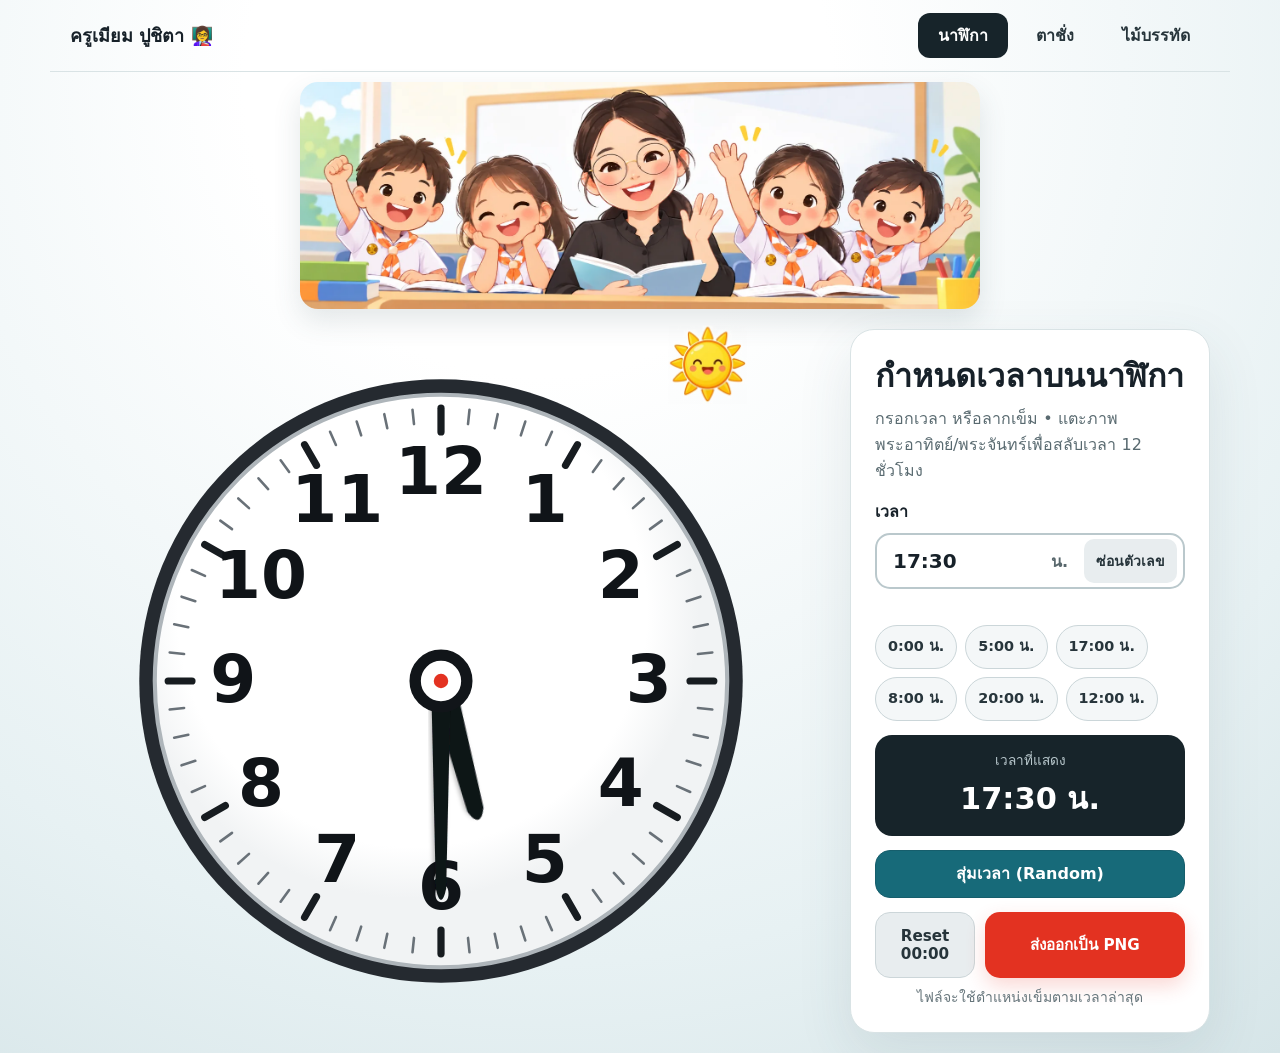
<file: index.html>
<!doctype html>
<html lang="th">
<head>
  <meta charset="utf-8">
  <meta name="viewport" content="width=device-width,initial-scale=1">
  <title>นาฬิกากำหนดเวลา</title>
  <meta name="description" content="นาฬิกาแบบโต้ตอบ กรอกเวลาแล้วเข็มเปลี่ยนตามทันที">
  <link rel="icon" type="image/svg+xml" href="data:image/svg+xml,%3Csvg xmlns='http://www.w3.org/2000/svg' viewBox='0 0 64 64'%3E%3Ccircle cx='32' cy='32' r='28' fill='white' stroke='%231a242b' stroke-width='5'/%3E%3Cpath d='M32 13v20l14 8' fill='none' stroke='%23e33221' stroke-width='5' stroke-linecap='round'/%3E%3C/svg%3E">
  <style>
    :root{font-family:"Noto Sans Thai","Tahoma",system-ui,sans-serif;color:#172129;background:#eef4f6}
    *{box-sizing:border-box}
    body{margin:0;min-height:100vh;background:radial-gradient(circle at 42% 8%,#fff 0 24%,#e7f1f3 72%,#d6e5e8 100%)}
    main{width:min(1120px,100%);min-height:100vh;margin:auto;padding:28px;display:grid;grid-template-columns:minmax(420px,680px) minmax(285px,350px);gap:42px;align-items:center}
    .clock-wrap{position:relative;width:min(100%,650px);margin:auto}
    .clock-wrap::after{content:"";position:absolute;z-index:1;left:0;right:0;bottom:0;height:7%;background:#fff;pointer-events:none}
    .clock-image{position:relative;z-index:0;display:block;width:100%;height:auto;user-select:none;-webkit-user-drag:none}
    .clock-face{overflow:visible;position:absolute;z-index:2;left:7.75%;top:5.25%;width:89.5%;aspect-ratio:1;touch-action:none}
    #hourHand,#minuteHand{cursor:grab}
    .clock-face.dragging #hourHand,.clock-face.dragging #minuteHand{cursor:grabbing}
    .panel{background:#fff;border:1px solid #d9e3e5;border-radius:24px;padding:28px;box-shadow:0 20px 55px #39535b1c}
    h1{margin:0 0 8px;font-size:clamp(1.6rem,3vw,2.15rem);line-height:1.25}
    .hint{margin:0 0 22px;color:#596a70;line-height:1.6}
    label{display:block;font-weight:800;margin-bottom:9px}
    .input-row{display:flex;align-items:center;border:2px solid #bac8cc;border-radius:15px;overflow:hidden;background:#fff;transition:.2s}
    .input-row:focus-within{border-color:#e33221;box-shadow:0 0 0 4px #e3322118}
    input{width:100%;border:0;outline:0;padding:14px 8px 14px 16px;font:800 1.3rem/1 system-ui;background:transparent;color:#172129}
    .unit{padding:0 16px;color:#58676c;font-weight:800}
    .error{min-height:24px;margin:8px 0 2px;color:#bd2418;font-size:.88rem;line-height:1.45}
    .error.ok{color:#28724c}
    .examples{display:flex;gap:8px;flex-wrap:wrap;margin:4px 0 20px}
    .examples button{border:1px solid #cbd6d9;background:#f4f7f8;color:#27353b;border-radius:99px;padding:7px 12px;font-family:inherit;font-size:.9rem;font-weight:700;line-height:1.2;cursor:pointer}
    .examples button:hover{border-color:#e33221;color:#c7281b;background:#fff6f5}
    .reading{padding:18px;border-radius:17px;background:#17242a;color:#fff;text-align:center}
    .reading span{display:block;font-size:.85rem;color:#b9c8cd;margin-bottom:3px}
    .reading strong{font-size:2rem;font-variant-numeric:tabular-nums}
    .actions{display:grid;grid-template-columns:1fr 2fr;gap:10px;margin-top:14px}
    .reset-btn,.export-btn{border:0;border-radius:15px;padding:14px 12px;font-family:inherit;font-size:.95rem;font-weight:800;cursor:pointer}
    .reset-btn{background:#e8edef;color:#26343a;border:1px solid #ccd6d9}
    .reset-btn:hover{background:#dce4e7}
    .export-btn{background:#e33221;color:#fff;box-shadow:0 8px 20px #e3322130}
    .export-btn:disabled{opacity:.65;cursor:wait}
    .export-note{margin:9px 0 0;text-align:center;color:#65747a;font-size:.82rem;line-height:1.45}
    @media(max-width:820px){main{grid-template-columns:1fr;padding:16px;gap:16px}.clock-wrap{max-width:620px}.panel{padding:22px}}
  </style>
  <link rel="stylesheet" href="navigation.css?v=3">
<style>
.site-banner{width:min(680px,calc(100% - 32px));margin:10px auto 0;overflow:hidden;border-radius:18px;box-shadow:0 12px 28px #39535b24}
.site-banner img{display:block;width:100%;height:auto}
main{min-height:calc(100svh - 320px)}
@media(max-width:699px){main{min-height:0}}
</style>
<style>
.value-toggle,.unit-toggle{flex-shrink:0;min-height:44px;border:0;border-radius:10px;padding:8px 12px;background:#e8edef;color:#26343a;font:700 14px Tahoma,system-ui,sans-serif;cursor:pointer}
.input-row{position:relative}.value-toggle{margin-right:6px}.unit-toggle{margin-right:6px}
body.values-hidden .input-row input,body.values-hidden .reading strong{visibility:hidden}
body.values-hidden .input-row::before{content:"ซ่อนค่าอยู่";position:absolute;left:16px;color:#65747a;font-size:16px;pointer-events:none}
body.values-hidden .reading::after{content:"ซ่อนค่าอยู่";display:block;font-size:20px}
body.values-hidden .reading strong{display:none}
body.values-hidden #error{visibility:hidden}
</style></head>
<body>
<nav class="site-nav" aria-label="เลือกเครื่องมือ"><span class="site-brand">ครูเมียม ปูชิตา 👩‍🏫</span><div class="site-links"><a href="index.html" aria-current="page">นาฬิกา</a><a href="fish-scale.html">ตาชั่ง</a><a href="ruler.html">ไม้บรรทัด</a></div></nav>
  <div class="site-banner"><img src="assets/classroom-banner.webp" alt="คุณครูกำลังสอนนักเรียนในห้องเรียน" decoding="async"></div>
  <main>
    <div class="clock-wrap" aria-label="นาฬิกาเข็ม">
      <svg class="clock-face" id="clock" viewBox="0 0 600 600" role="group" aria-label="หน้าปัดนาฬิกาที่เข็มปรับตามเวลาที่กรอก">
        <defs>
          <radialGradient id="face" cx="45%" cy="38%"><stop offset="0" stop-color="#fff"/><stop offset=".82" stop-color="#fff"/><stop offset="1" stop-color="#f1f3f4"/></radialGradient>
          <filter id="handShadow"><feDropShadow dx="2" dy="3" stdDeviation="2" flood-opacity=".28"/></filter>
        </defs>
        <circle cx="300" cy="300" r="292" fill="#252a30"/>
        <circle cx="300" cy="300" r="277" fill="url(#face)" stroke="#aeb5ba" stroke-width="4"/>
        <g id="ticks"></g><g id="numbers"></g>
        <g id="dayNight" role="button" tabindex="0" aria-label="สลับกลางวันหรือกลางคืน" style="cursor:pointer;touch-action:manipulation">
          <title>แตะภาพเพื่อสลับเวลา 12 ชั่วโมง</title>
          <image id="sunImage" x="520" y="-44" width="76" height="76" href="[data-uri]"/>
          <image id="moonImage" x="520" y="-44" width="76" height="76" href="[data-uri]" visibility="hidden"/>
        </g>
        <g id="hourHand" transform="rotate(0 300 300)" filter="url(#handShadow)">
          <path d="M300 320 L300 154" fill="none" stroke="transparent" stroke-width="46" pointer-events="stroke"/>
          <path d="M286 320 L292 171 Q300 151 308 171 L314 320 Z" fill="#111519"/>
        </g>
        <g id="minuteHand" transform="rotate(0 300 300)" filter="url(#handShadow)">
          <path d="M300 320 L300 79" fill="none" stroke="transparent" stroke-width="40" pointer-events="stroke"/>
          <path d="M290 320 L295 99 Q300 77 305 99 L310 320 Z" fill="#111519"/>
        </g>
        <circle cx="300" cy="300" r="25" fill="#fff" stroke="#111519" stroke-width="11"/>
        <circle cx="300" cy="300" r="7" fill="#e33221"/>
      </svg>
    </div>

    <section class="panel">
      <h1>กำหนดเวลาบนนาฬิกา</h1>
      <p class="hint">กรอกเวลา หรือลากเข็ม • แตะภาพพระอาทิตย์/พระจันทร์เพื่อสลับเวลา 12 ชั่วโมง</p>
      <label for="timeInput">เวลา</label>
      <div class="input-row">
        <input id="timeInput" type="text" value="17:30" placeholder="เช่น 17:30" inputmode="decimal" autocomplete="off" aria-describedby="error">
        <span class="unit">น.</span><button class="value-toggle" id="toggleValue" type="button" aria-pressed="false" aria-label="ซ่อนหรือแสดงตัวเลขเวลา">ซ่อนตัวเลข</button>
      </div>
      <div id="error" class="error" role="status"></div>
      <div class="examples" aria-label="เวลาตัวอย่าง">
<button type="button" data-time="0:00">0:00 น.</button>
<button type="button" data-time="5:00">5:00 น.</button>
<button type="button" data-time="17:00">17:00 น.</button>
<button type="button" data-time="8:00">8:00 น.</button>
<button type="button" data-time="20:00">20:00 น.</button>
<button type="button" data-time="12:00">12:00 น.</button>
      </div>
      <div class="reading"><span>เวลาที่แสดง</span><strong id="reading">17:30 น.</strong></div>
      <button class="random-btn" id="random" type="button">สุ่มเวลา (Random)</button>
      <div class="actions">
        <button class="reset-btn" id="reset" type="button">Reset 00:00</button>
        <button class="export-btn" id="export" type="button">ส่งออกเป็น PNG</button>
      </div>
      <p class="export-note" id="exportStatus">ไฟล์จะใช้ตำแหน่งเข็มตามเวลาล่าสุด</p>
    </section>
  </main>

  <script>
    const NS='http://www.w3.org/2000/svg',ticks=document.querySelector('#ticks'),numbers=document.querySelector('#numbers');
    const point=(radius,angle)=>{const a=(angle-90)*Math.PI/180;return[300+radius*Math.cos(a),300+radius*Math.sin(a)]};
    for(let i=0;i<60;i++){
      const angle=i*6,major=i%5===0,[x1,y1]=point(major?241:250,angle),[x2,y2]=point(264,angle),line=document.createElementNS(NS,'line');
      Object.entries({x1,y1,x2,y2,stroke:major?'#171c20':'#697178','stroke-width':major?7:2.5,'stroke-linecap':'round'}).forEach(([k,v])=>line.setAttribute(k,v));ticks.append(line);
    }
    for(let n=1;n<=12;n++){
      const [x,y]=point(201,n*30),text=document.createElementNS(NS,'text');
      Object.entries({x,y:y+20,'text-anchor':'middle','font-size':64,'font-weight':800,fill:'#101418'}).forEach(([k,v])=>text.setAttribute(k,v));text.textContent=n;numbers.append(text);
    }
    const clock=document.querySelector('#clock'),input=document.querySelector('#timeInput'),reading=document.querySelector('#reading'),error=document.querySelector('#error'),hourHand=document.querySelector('#hourHand'),minuteHand=document.querySelector('#minuteHand'),dayNight=document.querySelector('#dayNight'),resetButton=document.querySelector('#reset'),exportButton=document.querySelector('#export'),exportStatus=document.querySelector('#exportStatus');
    const visibilityButton=document.querySelector('#toggleValue');
    visibilityButton.addEventListener('click',()=>{
      const hidden=document.body.classList.toggle('values-hidden');
      visibilityButton.setAttribute('aria-pressed',String(hidden));
      visibilityButton.textContent=hidden?'แสดงตัวเลข':'ซ่อนตัวเลข';
      input.tabIndex=hidden?-1:0;
      input.setAttribute('aria-hidden',String(hidden));
      reading.setAttribute('aria-hidden',String(hidden));
    });
    let current={hours:17,minutes:30,label:'17:30'};
    function parseTime(value){
      const cleaned=String(value).trim().replace(/\s*น\.?\s*$/i,'').replace(/\s+/g,'');
      const match=cleaned.match(/^(\d{1,2})(?:[.:](\d{1,3}))?$/);if(!match)return null;
      const total=Number(match[1])*60+Number(match[2]||0);if(!Number.isFinite(total))return null;
      const day=((total%1440)+1440)%1440,hours=Math.floor(day/60),minutes=day%60;
      return{hours,minutes,label:`${String(hours).padStart(2,'0')}:${String(minutes).padStart(2,'0')}`};
    }
    function applyTime(parsed,animate=true){
      current=parsed;const hourAngle=(parsed.hours%12)*30+parsed.minutes*.5,minuteAngle=parsed.minutes*6;
      hourHand.setAttribute('transform',`rotate(${hourAngle} 300 300)`);minuteHand.setAttribute('transform',`rotate(${minuteAngle} 300 300)`);
      [hourHand,minuteHand].forEach(hand=>{hand.style.transformOrigin='300px 300px';hand.style.transition=animate?'transform .5s cubic-bezier(.2,.8,.2,1)':'none'});
      hourHand.style.transform=`rotate(${hourAngle}deg)`;minuteHand.style.transform=`rotate(${minuteAngle}deg)`;
      const isDay=parsed.hours>=6&&parsed.hours<18;
      document.querySelector('#sunImage').setAttribute('visibility',isDay?'visible':'hidden');
      document.querySelector('#moonImage').setAttribute('visibility',isDay?'hidden':'visible');
      dayNight.setAttribute('aria-label',isDay?'กลางวัน: กดเปลี่ยนเป็นกลางคืน (สลับ 12 ชั่วโมง)':'กลางคืน: กดเปลี่ยนเป็นกลางวัน (สลับ 12 ชั่วโมง)');
      reading.textContent=`${parsed.label} น.`;
    }
    function toggleDayNight(){
      const hours=(current.hours+12)%24,minutes=current.minutes;
      const label=String(hours).padStart(2,'0')+':'+String(minutes).padStart(2,'0');
      input.value=label;applyTime({hours,minutes,label},false);
      error.textContent='';
    }
    dayNight.addEventListener('click',toggleDayNight);
    dayNight.addEventListener('keydown',event=>{
      if(event.key==='Enter'||event.key===' '){event.preventDefault();toggleDayNight()}
    });
    function showTime(value){
      const parsed=parseTime(value);error.classList.remove('ok');if(!parsed){error.textContent='กรุณากรอกเวลาในรูปแบบ hh:mm เช่น 17:30';return false}
      applyTime(parsed);
      const rawMinutes=Number(String(value).replace(/.*[.:]/,''));error.textContent=rawMinutes>=60?`ปรับเวลาเป็น ${parsed.label} น. โดยอัตโนมัติ`:'';return true;
    }
    input.addEventListener('input',e=>showTime(e.target.value));
    input.addEventListener('blur',()=>{if(showTime(input.value))input.value=current.label});
    document.querySelectorAll('[data-time]').forEach(button=>button.addEventListener('click',()=>{input.value=button.dataset.time;showTime(input.value)}));
    resetButton.addEventListener('click',()=>{
      const reset={hours:0,minutes:0,label:'00:00'};input.value='00:00';applyTime(reset);error.classList.add('ok');error.textContent='รีเซ็ตนาฬิกาเป็น 00:00 น. แล้ว';
    });
    document.querySelector('#random').addEventListener('click',()=>{
      const total=(current.hours*60+current.minutes+1+Math.floor(Math.random()*1439))%1440;
      const hours=Math.floor(total/60),minutes=total%60;
      const label=String(hours).padStart(2,'0')+':'+String(minutes).padStart(2,'0');
      input.value=label;applyTime({hours,minutes,label});
      error.classList.remove('ok');error.textContent='';
    });
    let dragging=null;
    function pointerAngle(event){
      const rect=clock.getBoundingClientRect(),x=(event.clientX-rect.left)/rect.width*600,y=(event.clientY-rect.top)/rect.height*600;
      return(Math.atan2(y-300,x-300)*180/Math.PI+90+360)%360;
    }
    function updateFromHand(type,angle){
      let hours=current.hours,minutes=current.minutes;
      if(type==='minute'){
        const delta=(angle-dragging.lastAngle+540)%360-180;
        dragging.totalMinutes+=delta/6;dragging.lastAngle=angle;
        const total=((Math.round(dragging.totalMinutes)%1440)+1440)%1440;
        hours=Math.floor(total/60);minutes=total%60;
      }
      else{const minutesInHalfDay=Math.round(angle*2)%720,halfDay=current.hours>=12?12:0;hours=halfDay+Math.floor(minutesInHalfDay/60);minutes=minutesInHalfDay%60}
      const parsed={hours,minutes,label:`${String(hours).padStart(2,'0')}:${String(minutes).padStart(2,'0')}`};
      applyTime(parsed,false);input.value=parsed.label;error.classList.add('ok');error.textContent='ปรับเวลาจากเข็มแล้ว';
    }
    function beginDrag(type,event){if(dragging||event.button!==0)return;dragging={type,id:event.pointerId,lastAngle:pointerAngle(event),totalMinutes:current.hours*60+current.minutes};clock.classList.add('dragging');clock.setPointerCapture(event.pointerId);updateFromHand(type,pointerAngle(event));event.preventDefault()}
    hourHand.addEventListener('pointerdown',event=>beginDrag('hour',event));
    minuteHand.addEventListener('pointerdown',event=>beginDrag('minute',event));
    clock.addEventListener('pointermove',event=>{if(dragging&&event.pointerId===dragging.id)updateFromHand(dragging.type,pointerAngle(event))});
    const endDrag=event=>{if(dragging&&event.pointerId===dragging.id){dragging=null;clock.classList.remove('dragging')}};
    clock.addEventListener('pointerup',endDrag);clock.addEventListener('pointercancel',endDrag);clock.addEventListener('lostpointercapture',endDrag);
    exportButton.addEventListener('click',async()=>{
      if(!showTime(input.value))return;
      exportButton.disabled=true;
      try{
        const fileName=`clock-${current.label.replace(':','-')}.png`;let fileHandle=null;
        if('showSaveFilePicker'in window){exportStatus.textContent='เลือกชื่อไฟล์และตำแหน่งจัดเก็บ…';fileHandle=await window.showSaveFilePicker({suggestedName:fileName,types:[{description:'ไฟล์ภาพ PNG',accept:{'image/png':['.png']}}]})}
        exportStatus.textContent='กำลังสร้างไฟล์ PNG จากเวลาล่าสุด…';
        const canvas=document.createElement('canvas'),ctx=canvas.getContext('2d');canvas.width=1200;canvas.height=1200;ctx.clearRect(0,0,canvas.width,canvas.height);
        const svg=document.querySelector('#clock').cloneNode(true);svg.setAttribute('xmlns',NS);svg.setAttribute('width','600');svg.setAttribute('height','600');
        const svgUrl=URL.createObjectURL(new Blob([new XMLSerializer().serializeToString(svg)],{type:'image/svg+xml'})),clockImage=new Image();await new Promise((resolve,reject)=>{clockImage.onload=resolve;clockImage.onerror=reject;clockImage.src=svgUrl});
        const padding=40,size=canvas.width-padding*2;ctx.drawImage(clockImage,padding,padding,size,size);URL.revokeObjectURL(svgUrl);
        const blob=await new Promise(resolve=>canvas.toBlob(resolve,'image/png'));
        if(fileHandle){const writable=await fileHandle.createWritable();await writable.write(blob);await writable.close()}else{const link=document.createElement('a');link.href=URL.createObjectURL(blob);link.download=fileName;link.click();setTimeout(()=>URL.revokeObjectURL(link.href),1000)}
        exportStatus.textContent='บันทึก PNG จากเวลาล่าสุดเรียบร้อยแล้ว';
      }catch(e){exportStatus.textContent=e&&e.name==='AbortError'?'ยกเลิกการบันทึกไฟล์แล้ว':'ไม่สามารถส่งออกได้ กรุณาลองอีกครั้ง'}finally{exportButton.disabled=false}
    });
    showTime(input.value);
  </script>
</body>
</html>
</file>
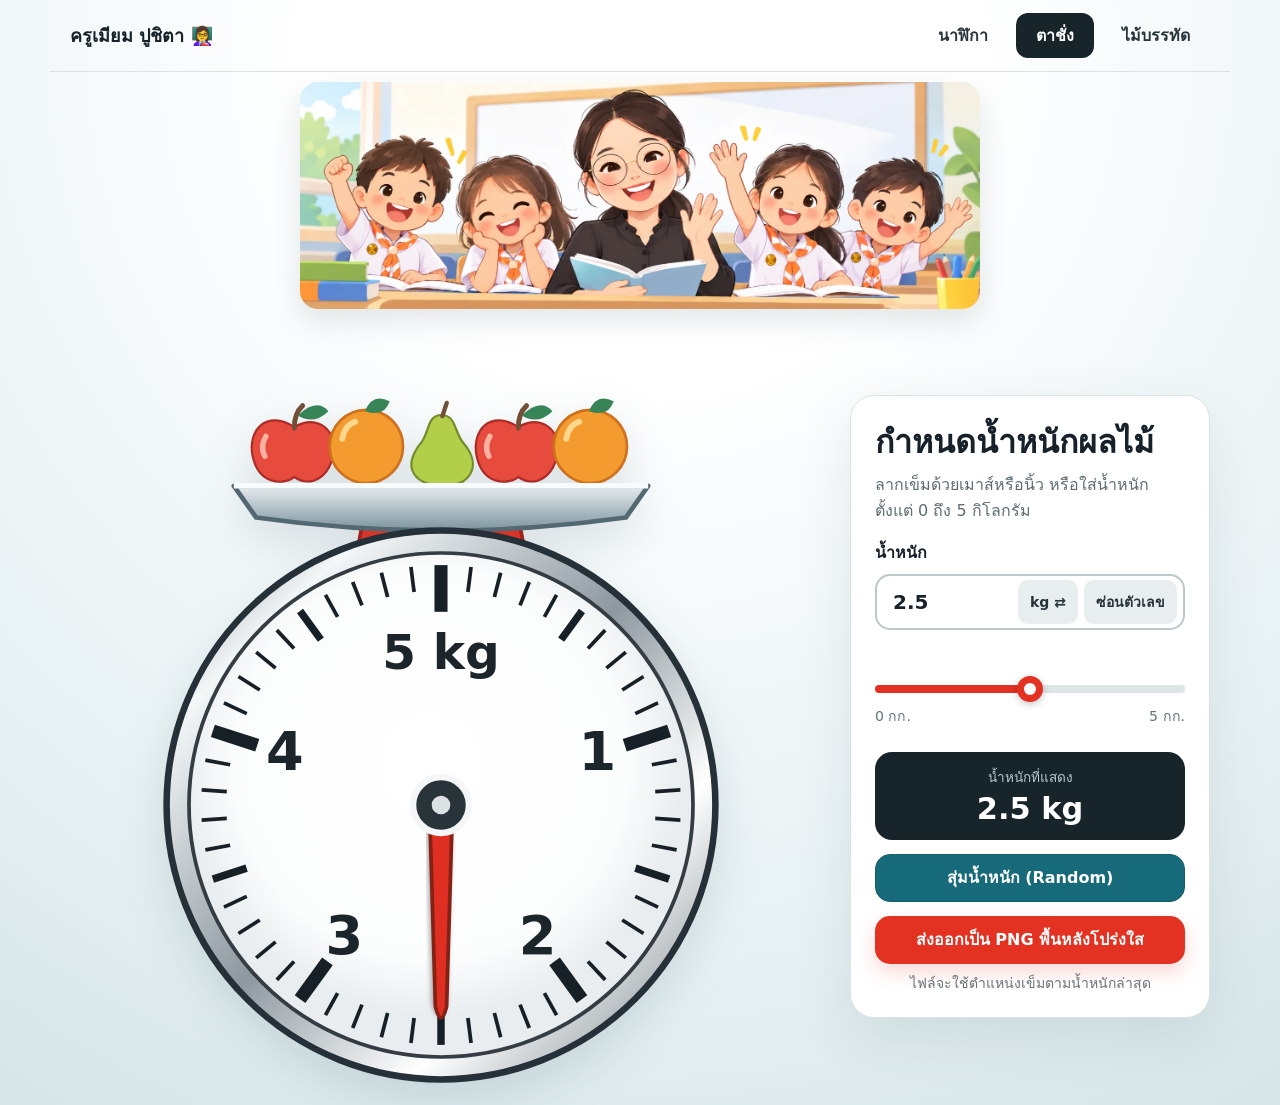
<file: fish-scale.html>
<!doctype html>
<html lang="th">
<head>
  <meta charset="utf-8">
  <meta name="viewport" content="width=device-width,initial-scale=1">
  <title>ตาชั่งผลไม้ 5 กิโลกรัม</title>
  <meta name="description" content="ตาชั่งผลไม้แบบโต้ตอบ ช่วงน้ำหนัก 0–5 กิโลกรัม">
  <link rel="icon" type="image/svg+xml" href="data:image/svg+xml,%3Csvg xmlns='http://www.w3.org/2000/svg' viewBox='0 0 64 64'%3E%3Ccircle cx='32' cy='32' r='28' fill='%23e33221'/%3E%3Cpath d='M17 36c7-12 23-12 31 0-8 12-24 12-31 0Zm31 0 8-8v16Z' fill='white'/%3E%3Ccircle cx='27' cy='33' r='2' fill='%231c2730'/%3E%3C/svg%3E">
  <style>
    :root{font-family:"Noto Sans Thai","Tahoma",system-ui,sans-serif;color:#16212a;background:#eef4f6}
    *{box-sizing:border-box}
    body{margin:0;min-height:100vh;background:radial-gradient(circle at 50% 5%,#fff 0 26%,#e7f1f3 72%,#d6e5e8 100%)}
    main{width:min(1180px,100%);margin:auto;padding:24px;display:grid;grid-template-columns:minmax(0,780px) minmax(270px,340px);gap:28px;align-items:center;min-height:100vh}
    .scale-wrap{position:relative;width:100%;filter:drop-shadow(0 18px 22px #31515f25)}
    .scale-image{display:block;width:100%;height:auto;user-select:none;-webkit-user-drag:none}
    .dial{position:absolute;left:30.55%;top:41.88%;width:40.3%;aspect-ratio:1;filter:drop-shadow(0 3px 3px #18242b55)}
    .panel{background:#fff;border:1px solid #d9e3e5;border-radius:24px;padding:28px;box-shadow:0 20px 55px #39535b1c}
    h1{font-size:clamp(1.45rem,3vw,2.1rem);margin:0 0 8px;line-height:1.25}
    .hint{margin:0 0 24px;color:#5c6c72;line-height:1.6}
    label{display:block;font-weight:700;margin-bottom:9px}
    .input-row{display:flex;align-items:center;border:2px solid #bac8cc;border-radius:15px;overflow:hidden;background:#fff;transition:.2s}
    .input-row:focus-within{border-color:#e33221;box-shadow:0 0 0 4px #e3322118}
    input{width:100%;border:0;outline:0;padding:14px 8px 14px 16px;font:700 1.35rem/1 system-ui;background:transparent;color:#172129}
    .unit{padding:0 16px;color:#58676c;font-weight:700}
    input[type=range]{appearance:none;width:100%;padding:0;margin:24px 0 12px;height:8px;border-radius:99px;background:linear-gradient(90deg,#e33221 var(--progress,0%),#dde5e7 var(--progress,0%));cursor:pointer}
    input[type=range]::-webkit-slider-thumb{appearance:none;width:26px;height:26px;border-radius:50%;background:#fff;border:7px solid #e33221;box-shadow:0 2px 7px #1c273044}
    .range-labels{display:flex;justify-content:space-between;font-size:.88rem;color:#65747a}
    .reading{margin-top:25px;padding:18px;border-radius:17px;background:#17242a;color:#fff;text-align:center}
    .reading span{display:block;font-size:.85rem;color:#b9c8cd;margin-bottom:3px}
    .reading strong{font-size:2rem;font-variant-numeric:tabular-nums}
    .export-btn{width:100%;margin-top:14px;border:0;border-radius:15px;padding:14px 16px;background:#e33221;color:#fff;font-family:inherit;font-size:1rem;font-weight:800;line-height:1.25;cursor:pointer;box-shadow:0 8px 20px #e3322130;transition:transform .15s,background .15s}
    .export-btn:hover{background:#c92a1b;transform:translateY(-1px)}
    .export-btn:active{transform:translateY(1px)}
    .export-btn:disabled{opacity:.65;cursor:wait;transform:none}
    .export-note{margin:9px 0 0;text-align:center;color:#65747a;font-size:.82rem;line-height:1.45}
    .error{min-height:22px;color:#bd2418;font-size:.88rem;margin-top:9px}
    @media(max-width:820px){main{grid-template-columns:1fr;padding:14px;gap:10px}.scale-wrap{max-width:680px;margin:auto}.panel{padding:22px}.hint{margin-bottom:17px}}
  </style>
  <link rel="stylesheet" href="navigation.css?v=3">
<style>
.site-banner{width:min(680px,calc(100% - 32px));margin:10px auto 0;overflow:hidden;border-radius:18px;box-shadow:0 12px 28px #39535b24}
.site-banner img{display:block;width:100%;height:auto}
main{min-height:calc(100svh - 320px)}
@media(max-width:699px){main{min-height:0}}
</style>
  <style>
    #scaleArtwork{width:100%;height:auto;display:block;user-select:none}
    #dial{touch-action:none;overflow:visible}
    #needle{cursor:grab}#dial.dragging #needle{cursor:grabbing}
  </style>
<style>
.value-toggle,.unit-toggle{flex-shrink:0;min-height:44px;border:0;border-radius:10px;padding:8px 12px;background:#e8edef;color:#26343a;font:700 14px Tahoma,system-ui,sans-serif;cursor:pointer}
.input-row{position:relative}.value-toggle{margin-right:6px}.unit-toggle{margin-right:6px}
body.values-hidden .input-row input,body.values-hidden .reading strong{visibility:hidden}
body.values-hidden .input-row::before{content:"ซ่อนค่าอยู่";position:absolute;left:16px;color:#65747a;font-size:16px;pointer-events:none}
body.values-hidden .reading::after{content:"ซ่อนค่าอยู่";display:block;font-size:20px}
body.values-hidden .reading strong{display:none}
body.values-hidden #error{visibility:hidden}
</style></head>
<body>
<nav class="site-nav" aria-label="เลือกเครื่องมือ"><span class="site-brand">ครูเมียม ปูชิตา 👩‍🏫</span><div class="site-links"><a href="index.html">นาฬิกา</a><a href="fish-scale.html" aria-current="page">ตาชั่ง</a><a href="ruler.html">ไม้บรรทัด</a></div></nav>
  <div class="site-banner"><img src="assets/classroom-banner.webp" alt="คุณครูกำลังสอนนักเรียนในห้องเรียน" decoding="async"></div>
  <main>
    <div class="scale-wrap" aria-label="หน้าปัดตาชั่ง">
      <svg id="scaleArtwork" viewBox="0 0 600 810" xmlns="http://www.w3.org/2000/svg" role="img" aria-label="ตาชั่งพร้อมผลไม้บนถาด">
        <defs><linearGradient id="tray" x2="0" y2="1"><stop stop-color="#e8edf0"/><stop offset="1" stop-color="#7c939e"/></linearGradient>
          <symbol id="fruitApple" viewBox="115 10 170 170">
            <path d="M205 69C154 36 119 75 129 122C140 173 184 176 205 160C235 181 272 160 276 112C280 70 243 47 205 69Z" fill="#e64b3d" stroke="#ad2c27" stroke-width="4"/>
            <path d="M205 71Q204 45 220 30" fill="none" stroke="#725038" stroke-width="9" stroke-linecap="round"/>
            <path d="M211 48Q245 15 267 40Q240 66 211 48Z" fill="#378457"/>
            <path d="M153 86Q142 103 151 122" fill="none" stroke="#ffb0a0" stroke-width="10" stroke-linecap="round"/>
          </symbol>
          <symbol id="fruitOrange" viewBox="232 43 140 140">
            <circle cx="302" cy="124" r="55" fill="#f39b2f" stroke="#cf711c" stroke-width="4"/>
            <path d="M266 112Q269 93 285 87" fill="none" stroke="#ffd78c" stroke-width="9" stroke-linecap="round"/>
            <path d="M300 71Q311 43 337 56Q329 81 300 71Z" fill="#378457"/>
          </symbol>
          <symbol id="fruitPear" viewBox="320 15 165 170">
            <path d="M403 47C378 47 381 77 368 95C328 144 355 174 405 176C457 177 478 139 444 99C426 79 431 47 403 47Z" fill="#b3ce49" stroke="#738d2d" stroke-width="4"/>
            <path d="M405 49L413 25" stroke="#725038" stroke-width="8" stroke-linecap="round"/>
          </symbol></defs>
        <path d="M220 185H380L390 240H210Z" fill="#d83529" stroke="#9d251e" stroke-width="4"/>
        <g id="fruitItems" aria-label="ผลไม้ตามน้ำหนัก"></g>
        <path d="M78 168H522L498 202Q300 230 102 202Z" fill="url(#tray)" stroke="#526872" stroke-width="5" stroke-linejoin="round"/>
        <path d="M78 168H522" stroke="#f8fbfc" stroke-width="6"/>
      <svg id="dial" x="0" y="210" width="600" height="600" viewBox="0 0 600 600" role="img" aria-label="หน้าปัดตาชั่งช่วง 0 ถึง 5 กิโลกรัม">
        <defs>
          <radialGradient id="face" cx="48%" cy="42%"><stop offset="0" stop-color="#fff"/><stop offset=".78" stop-color="#fbfcfc"/><stop offset="1" stop-color="#e9edef"/></radialGradient>
          <linearGradient id="rim" x1="0" y1="0" x2="1" y2="1"><stop stop-color="#78838b"/><stop offset=".18" stop-color="#f4f7f8"/><stop offset=".48" stop-color="#8d989f"/><stop offset=".72" stop-color="#fff"/><stop offset="1" stop-color="#69757c"/></linearGradient>
          <filter id="needleShadow"><feDropShadow dx="2" dy="4" stdDeviation="3" flood-opacity=".35"/></filter>
        </defs>
        <circle cx="300" cy="300" r="294" fill="url(#rim)" stroke="#263038" stroke-width="7"/>
        <circle cx="300" cy="300" r="270" fill="url(#face)" stroke="#343d43" stroke-width="4"/>
        <g id="ticks"></g><g id="labels"></g>
        <text id="capacity" x="300" y="154" text-anchor="middle" font-size="52" font-weight="900" fill="#1c252a">5 kg</text>
        <g id="needle" transform="rotate(0 300 300)" filter="url(#needleShadow)">
          <path d="M300 320L300 75" stroke="transparent" stroke-width="55" pointer-events="stroke"/>
          <path d="M287 320 L294 84 Q300 60 306 84 L313 320 Z" fill="#df2f20" stroke="#852017" stroke-width="4"/>
        </g>
        <circle cx="300" cy="300" r="30" fill="#29343a" stroke="#f4f6f7" stroke-width="7"/>
        <circle cx="300" cy="300" r="10" fill="#dce2e4"/>
      </svg>
      </svg>
    </div>

    <section class="panel">
      <h1>กำหนดน้ำหนักผลไม้</h1>
      <p class="hint">ลากเข็มด้วยเมาส์หรือนิ้ว หรือใส่น้ำหนักตั้งแต่ 0 ถึง 5 กิโลกรัม</p>
      <label for="weight">น้ำหนัก</label>
      <div class="input-row">
        <input id="weight" type="number" min="0" max="5" step="0.1" value="2.5" inputmode="decimal" aria-describedby="error">
        <button class="unit-toggle" id="toggleUnit" type="button" aria-label="เปลี่ยนหน่วยเป็นกรัม">kg ⇄</button><button class="value-toggle" id="toggleValue" type="button" aria-pressed="false" aria-label="ซ่อนหรือแสดงตัวเลขน้ำหนัก">ซ่อนตัวเลข</button>
      </div>
      <div id="error" class="error" role="status"></div>
      <input id="slider" type="range" min="0" max="5" step="0.1" value="2.5" aria-label="เลื่อนเพื่อกำหนดน้ำหนัก">
      <div class="range-labels"><span>0 กก.</span><span>5 กก.</span></div>
      <div class="reading"><span>น้ำหนักที่แสดง</span><strong id="reading">2.5 กก.</strong></div>
      <button class="random-btn" id="random" type="button">สุ่มน้ำหนัก (Random)</button>
      <button class="export-btn" id="export" type="button">ส่งออกเป็น PNG พื้นหลังโปร่งใส</button>
      <p class="export-note" id="exportStatus">ไฟล์จะใช้ตำแหน่งเข็มตามน้ำหนักล่าสุด</p>
    </section>
  </main>
  <script>
    const NS='http://www.w3.org/2000/svg', ticks=document.querySelector('#ticks'), labels=document.querySelector('#labels');
    const point=(radius,angle)=>{const a=(angle-90)*Math.PI/180;return [300+radius*Math.cos(a),300+radius*Math.sin(a)]};
    for(let i=0;i<50;i++){
      const angle=(i/50)*360, major=i%10===0, mid=i%5===0;
      const [x1,y1]=point(major?207:mid?219:230,angle), [x2,y2]=point(257,angle);
      const line=document.createElementNS(NS,'line');
      Object.entries({x1,y1,x2,y2,stroke:'#172027','stroke-width':major?14:mid?8:4,'stroke-linecap':'butt'}).forEach(([k,v])=>line.setAttribute(k,v));ticks.append(line);
      if(major&&i>0){const [x,y]=point(176,angle), text=document.createElementNS(NS,'text');text.setAttribute('x',x);text.setAttribute('y',y+17);text.setAttribute('text-anchor','middle');text.setAttribute('font-size','58');text.setAttribute('font-weight','900');text.setAttribute('fill','#1b252a');text.textContent=i/10;labels.append(text)}
    }
    const input=document.querySelector('#weight'), slider=document.querySelector('#slider'), needle=document.querySelector('#needle'), reading=document.querySelector('#reading'), error=document.querySelector('#error'), exportButton=document.querySelector('#export'), exportStatus=document.querySelector('#exportStatus'), fruitLayer=document.querySelector('#fruitItems');
    const visibilityButton=document.querySelector('#toggleValue');
    visibilityButton.addEventListener('click',()=>{
      const hidden=document.body.classList.toggle('values-hidden');
      visibilityButton.setAttribute('aria-pressed',String(hidden));
      visibilityButton.textContent=hidden?'แสดงตัวเลข':'ซ่อนตัวเลข';
      input.tabIndex=hidden?-1:0;
      input.setAttribute('aria-hidden',String(hidden));
      reading.setAttribute('aria-hidden',String(hidden));
    });
    let weightUnit='kg';
    const unitButton=document.querySelector('#toggleUnit');
    function updateFruitIllustration(weightKg){
      const count=weightKg<=0?0:Math.min(10,Math.max(1,Math.round(weightKg*2)));
      fruitLayer.replaceChildren();
      fruitLayer.setAttribute('aria-label',`ผลไม้ประมาณ ${count} ลูก`);
      if(!count)return;
      const rows=count<=5?[count]:[Math.ceil(count/2),Math.floor(count/2)];
      const types=['fruitApple','fruitOrange','fruitPear'];
      const singleSizes=[130,118,112,106,100],singleSteps=[0,100,96,90,80];
      const stackedSizes={3:84,4:78,5:74},stackedSteps={3:78,4:72,5:68};
      const baseY=[168,96,168];
      const bottomRatios={fruitApple:166/170,fruitOrange:140/140,fruitPear:161/170};
      let fruitIndex=0;
      rows.forEach((rowCount,rowIndex)=>{
        const iconSize=rows.length===1?singleSizes[rowCount-1]:stackedSizes[rowCount];
        const step=rows.length===1?singleSteps[rowCount-1]:stackedSteps[rowCount];
        const startX=300-(rowCount-1)*step/2;
        const baseline=rows.length===1?baseY[0]:baseY[rowIndex+1];
        for(let i=0;i<rowCount;i++){
          const type=types[fruitIndex%types.length];
          const item=document.createElementNS(NS,'use');
          item.setAttribute('href',`#${type}`);
          item.setAttribute('x',String(startX+i*step-iconSize/2));
          item.setAttribute('y',String(baseline-bottomRatios[type]*iconSize));
          item.setAttribute('width',String(iconSize));
          item.setAttribute('height',String(iconSize));
          fruitLayer.append(item);
          fruitIndex++;
        }
      });
    }
    function display(value,source){
      let number=Number(value);
      if(!Number.isFinite(number)){error.textContent='กรุณาใส่ตัวเลขตั้งแต่ 0 ถึง 5';return}
      const clamped=Math.max(0,Math.min(5,number));
      error.textContent=number!==clamped?'แสดงค่าสูงสุดภายในช่วง 0–5 กก.':'';
      updateFruitIllustration(clamped);
      const angle=(clamped/5)*360;
      needle.setAttribute('transform',`rotate(${angle} 300 300)`);
      needle.style.transform=`rotate(${angle}deg)`;
      needle.style.transformOrigin='300px 300px';needle.style.transition=source==='drag'?'none':'transform .45s cubic-bezier(.2,.8,.2,1)';
      reading.textContent=weightUnit==='g'?`${Math.round(clamped*1000)} g`:`${clamped.toFixed(1)} kg`;slider.value=clamped;slider.style.setProperty('--progress',`${clamped/5*100}%`);
      if(source==='slider'||source==='drag')input.value=weightUnit==='g'?String(Math.round(clamped*1000)):clamped.toFixed(1);
    }
    input.addEventListener('input',e=>display(Number(e.target.value)/(weightUnit==='g'?1000:1),'input'));
    input.addEventListener('blur',()=>{if(input.value==='')return;display(Number(input.value)/(weightUnit==='g'?1000:1),'slider')});
    unitButton.addEventListener('click',()=>{
      weightUnit=weightUnit==='kg'?'g':'kg';
      const grams=weightUnit==='g';
      unitButton.textContent=weightUnit+' ⇄';
      unitButton.setAttribute('aria-label',grams?'เปลี่ยนหน่วยเป็นกิโลกรัม':'เปลี่ยนหน่วยเป็นกรัม');
      input.max=grams?'5000':'5';input.step=grams?'100':'0.1';
      document.querySelector('#capacity').textContent=grams?'5000 g':'5 kg';
      [...labels.children].forEach((label,i)=>{label.textContent=grams?(i+1)*1000:i+1;label.setAttribute('font-size',grams?'34':'58');});
      const ends=document.querySelectorAll('.range-labels span');
      ends[0].textContent='0 '+weightUnit;ends[1].textContent=(grams?'5000':'5')+' '+weightUnit;
      display(slider.value,'slider');
    });
    slider.addEventListener('input',e=>display(e.target.value,'slider'));
    document.querySelector('#random').addEventListener('click',()=>{
      const tick=(Math.round(Number(slider.value)*10)+1+Math.floor(Math.random()*50))%51;
      display(tick/10,'slider');
    });
    const dial=document.querySelector('#dial');let drag=null;
    function scaleAngle(event){
      const p=dial.createSVGPoint();p.x=event.clientX;p.y=event.clientY;
      const local=p.matrixTransform(dial.getScreenCTM().inverse());
      return (Math.atan2(local.y-300,local.x-300)*180/Math.PI+450)%360;
    }
    needle.addEventListener('pointerdown',event=>{
      if(drag||event.button!==0)return;
      drag={id:event.pointerId,last:scaleAngle(event),value:Number(slider.value)};
      needle.style.transition='none';dial.classList.add('dragging');dial.setPointerCapture(event.pointerId);event.preventDefault();
    });
    dial.addEventListener('pointermove',event=>{
      if(!drag||drag.id!==event.pointerId)return;
      const angle=scaleAngle(event),delta=(angle-drag.last+540)%360-180;
      drag.value=Math.max(0,Math.min(5,drag.value+delta/72));drag.last=angle;
      display(Math.round(drag.value*10)/10,'drag');
    });
    const finishDrag=event=>{if(drag&&drag.id===event.pointerId){drag=null;dial.classList.remove('dragging')}};
    ['pointerup','pointercancel','lostpointercapture'].forEach(name=>dial.addEventListener(name,finishDrag));
    exportButton.addEventListener('click',async()=>{
      exportButton.disabled=true;
      try{
        const weight=Number(slider.value).toFixed(1).replace('.', '-');
        let fileHandle=null;
        if('showSaveFilePicker' in window){
          exportStatus.textContent='เลือกชื่อไฟล์และตำแหน่งจัดเก็บ…';
          fileHandle=await window.showSaveFilePicker({
            suggestedName:`fish-scale-${weight}kg.png`,
            types:[{description:'ไฟล์ภาพ PNG',accept:{'image/png':['.png']}}]
          });
        }
        exportStatus.textContent='กำลังสร้างไฟล์ PNG จากตำแหน่งเข็มล่าสุด…';
        const canvas=document.createElement('canvas'),ctx=canvas.getContext('2d');
        canvas.width=1200;canvas.height=1620;
        const svg=document.querySelector('#scaleArtwork').cloneNode(true);
        svg.setAttribute('xmlns',NS);svg.setAttribute('width','600');svg.setAttribute('height','810');
        const svgUrl=URL.createObjectURL(new Blob([new XMLSerializer().serializeToString(svg)],{type:'image/svg+xml'}));
        const dialImage=new Image();
        await new Promise((resolve,reject)=>{dialImage.onload=resolve;dialImage.onerror=reject;dialImage.src=svgUrl});
        const dialSize=1120;
        ctx.drawImage(dialImage,40,54,dialSize,1512);
        URL.revokeObjectURL(svgUrl);
        const blob=await new Promise(resolve=>canvas.toBlob(resolve,'image/png'));
        if(fileHandle){
          const writable=await fileHandle.createWritable();
          await writable.write(blob);await writable.close();
        }else{
          const link=document.createElement('a');
          link.href=URL.createObjectURL(blob);link.download=`fish-scale-${weight}kg.png`;link.click();
          setTimeout(()=>URL.revokeObjectURL(link.href),1000);
        }
        exportStatus.textContent='บันทึก PNG จากตำแหน่งเข็มล่าสุดเรียบร้อยแล้ว';
      }catch(e){
        exportStatus.textContent=e&&e.name==='AbortError'?'ยกเลิกการบันทึกไฟล์แล้ว':'ไม่สามารถส่งออกได้ กรุณาลองอีกครั้ง';
      }
      finally{exportButton.disabled=false}
    });
    display(2.5);
  </script>
</body>
</html>
</file>
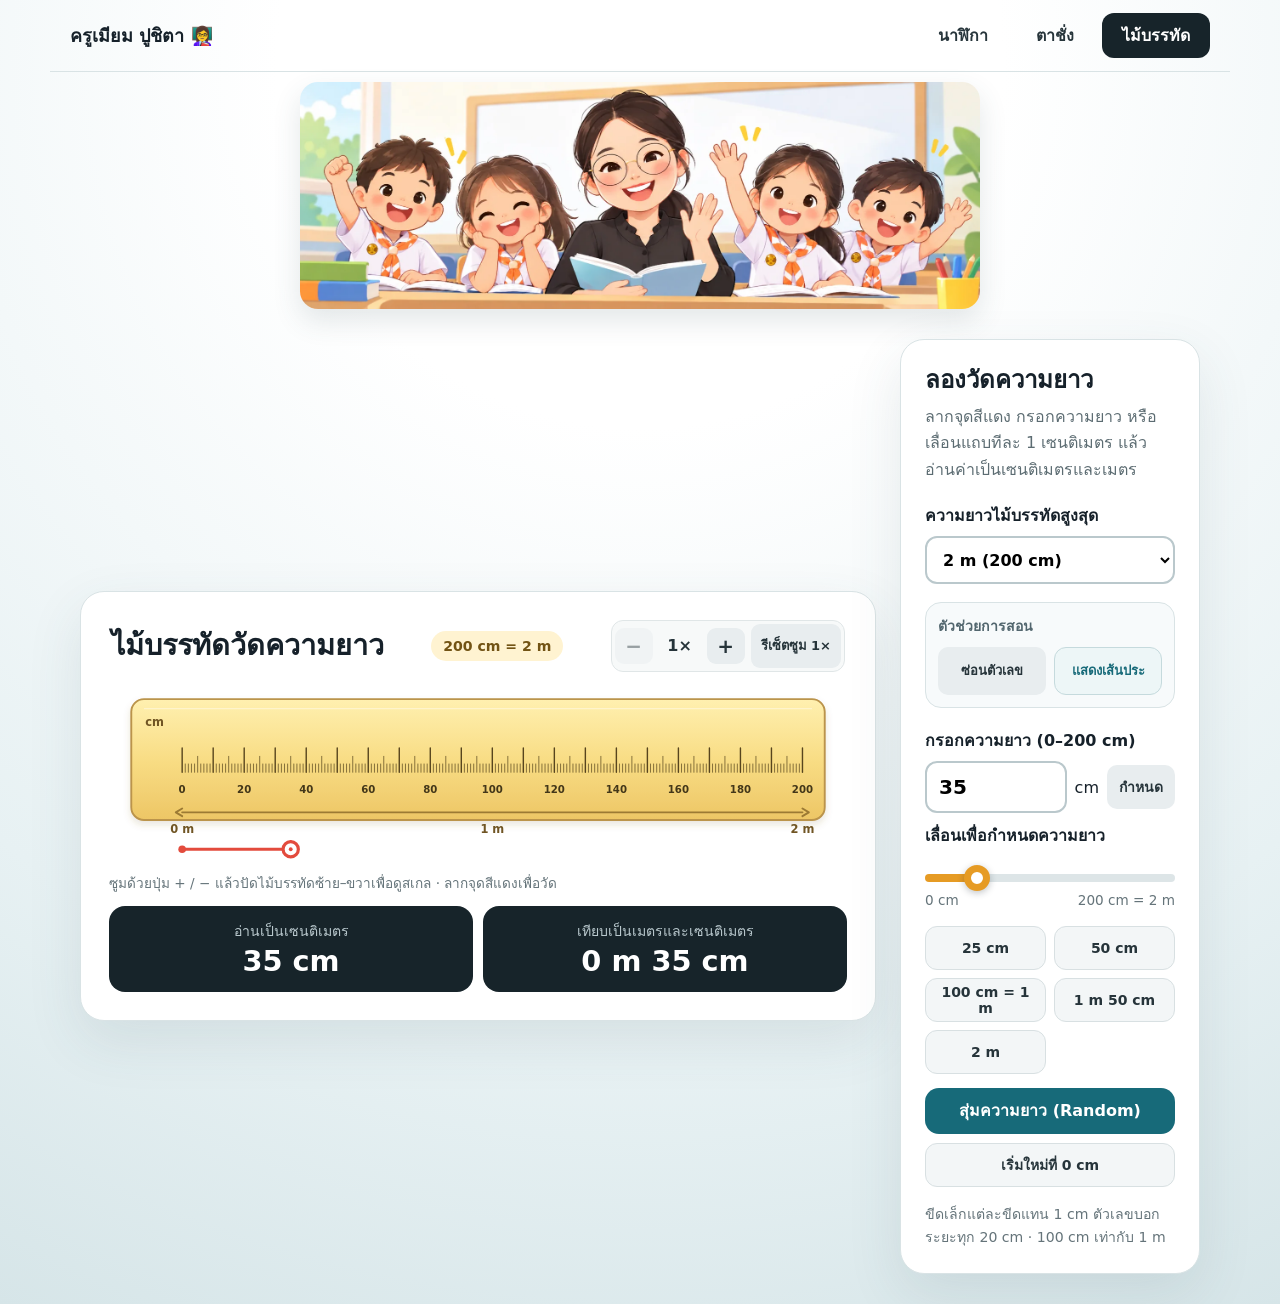
<file: ruler.html>
<!doctype html>
<html lang="th">
<head>
  <meta charset="utf-8">
  <meta name="viewport" content="width=device-width,initial-scale=1">
  <title>ไม้บรรทัดเมตรและเซนติเมตร</title>
  <meta name="description" content="สื่อการเรียนรู้เรื่องเมตรและเซนติเมตรสำหรับเด็กประถม">
  <link rel="stylesheet" href="navigation.css?v=7">
  <style>
    :root{font-family:"Noto Sans Thai","Tahoma",system-ui,sans-serif;color:#16212a;background:#eef4f6}
    *{box-sizing:border-box}
    body{margin:0;min-height:100svh;background:radial-gradient(circle at 50% 5%,#fff 0 26%,#e7f1f3 72%,#d6e5e8 100%)}
    .site-banner{width:min(680px,calc(100% - 32px));margin:10px auto 0;overflow:hidden;border-radius:18px;box-shadow:0 12px 28px #39535b24}
    .site-banner img{display:block;width:100%;height:auto}
    main{width:min(1180px,100%);min-height:calc(100svh - 320px);margin:auto;padding:clamp(16px,3vw,30px);display:grid;grid-template-columns:minmax(0,1fr) 300px;gap:24px;align-items:center}
    .ruler-card,.panel{background:#fff;border:1px solid #d9e3e5;border-radius:24px;box-shadow:0 20px 55px #39535b1c}
    .ruler-card{padding:clamp(12px,2.4vw,28px);overflow:hidden}
    .ruler-top{display:flex;justify-content:space-between;align-items:center;gap:10px;flex-wrap:wrap;margin:0 2px 8px}
    .ruler-top h1{font-size:clamp(1.25rem,2.6vw,1.8rem);line-height:1.3;margin:0}
    .range-badge{flex:none;border-radius:999px;padding:7px 12px;background:#fff3d1;color:#725314;font-size:.88rem;font-weight:800}
    .zoom-controls{display:flex;align-items:center;gap:6px;border:1px solid #e0e6e7;border-radius:12px;padding:3px;background:#f7f9f9}
    .zoom-controls button{width:38px;height:36px;border:0;border-radius:9px;background:#e8edef;color:#26343a;font-size:20px;font-weight:800;line-height:1}
    .zoom-controls{flex-wrap:wrap}
    .zoom-controls #resetZoom{width:auto;min-height:44px;padding:8px 10px;font-size:13px}
    .capacity-control{margin-bottom:18px}
    .capacity-control select{width:100%;min-height:48px;padding:10px 12px;border:2px solid #bac8cc;border-radius:12px;background:white;font:700 1rem Tahoma,system-ui}
    .zoom-controls button:disabled{opacity:.45;cursor:default}
    .guide-toggle{min-height:44px;border:1px solid #c5dadd;border-radius:12px;padding:10px 14px;background:#edf6f7;color:#176a79;font-weight:800}
    .guide-toggle[aria-pressed="true"]{background:#176a79;color:#fff}
    .zoom-value{min-width:42px;text-align:center;font-weight:800;color:#26343a}
    .ruler-scroll{width:100%;min-width:0;cursor:grab;touch-action:pan-x pan-y;overflow-x:auto;overscroll-behavior-x:contain;scrollbar-color:#d1ae59 #fff3d1;scrollbar-width:thin}
    #ruler{display:block;width:100%;height:auto;overflow:visible;touch-action:pan-x pan-y;user-select:none;max-width:none}
    #measureHandle{cursor:grab;touch-action:none}
    #measureHandle:active{cursor:grabbing}
    .readings{display:grid;grid-template-columns:1fr 1fr;gap:10px;margin-top:12px}
    .reading{padding:14px 12px;border-radius:16px;background:#17242a;color:#fff;text-align:center}
    .reading span{display:block;color:#b9c8cd;font-size:.88rem;margin-bottom:2px}
    .reading strong{font-size:clamp(1.25rem,2.8vw,1.8rem);font-variant-numeric:tabular-nums}
    .panel{padding:24px}
    [hidden]{display:none!important}
    .input-row{display:flex;align-items:center;gap:8px;margin-bottom:10px}
    .input-row input{width:100%;min-width:0;border:2px solid #bac8cc;border-radius:12px;padding:12px;font:700 1.25rem system-ui}
    .input-row button,.value-toggle{min-height:44px;flex-shrink:0;border:0;border-radius:10px;padding:10px 12px;background:#e8edef;color:#26343a}
    .value-toggle{width:100%;margin:0}
    .display-controls{margin-bottom:20px;padding:12px;border:1px solid #d9e3e5;border-radius:16px;background:#f7fafb}
    .display-controls-title{display:block;margin-bottom:10px;font-size:.88rem;font-weight:800;color:#52666e}
    .display-controls-buttons{display:grid;grid-template-columns:repeat(2,minmax(0,1fr));gap:8px}
    .display-controls-buttons button{width:100%;min-width:0;min-height:48px;padding:10px 4px;font-size:13px;line-height:1.4}
    .value-toggle[aria-pressed="true"]{background:#176a79;color:#fff}
    .input-error{color:#bd2418;font-size:.88rem;margin:6px 0}
    .pan-hint{font-size:.85rem;color:#65747a;margin:8px 0}
    #measureHandle circle:first-of-type{pointer-events:all}

    .panel h2{font-size:1.5rem;line-height:1.35;margin:0 0 8px}
    .hint{margin:0 0 20px;color:#5c6c72;line-height:1.65}
    label{display:block;font-weight:800;margin-bottom:8px}
    input[type=range]{appearance:none;width:100%;padding:0;margin:18px 0 10px;height:8px;border-radius:99px;background:linear-gradient(90deg,#e69b24 var(--progress,17.5%),#dde5e7 var(--progress,17.5%));cursor:pointer}
    input[type=range]::-webkit-slider-thumb{appearance:none;width:26px;height:26px;border-radius:50%;background:#fff;border:7px solid #e69b24;box-shadow:0 2px 7px #1c273044}
    input[type=range]::-moz-range-thumb{width:12px;height:12px;border-radius:50%;background:#fff;border:7px solid #e69b24;box-shadow:0 2px 7px #1c273044}
    .range-labels{display:flex;justify-content:space-between;color:#65747a;font-size:.85rem;gap:8px}
    .presets{display:grid;grid-template-columns:repeat(2,minmax(0,1fr));gap:8px;margin-top:18px}
    button{font:700 14px Tahoma,system-ui,sans-serif;cursor:pointer;touch-action:manipulation}
    .presets button,.reset-btn{min-height:44px;border:1px solid #d8e0e2;border-radius:12px;background:#f3f6f7;color:#26343a}
    .presets button:hover,.reset-btn:hover{background:#e7edef}
    .random-btn{display:block;width:100%;min-height:46px;margin-top:14px;border:0;border-radius:14px;padding:12px 16px;background:#176a79;color:#fff;font:800 1rem/1.4 Tahoma,system-ui,sans-serif}
    .random-btn:hover{background:#115563}
    .reset-btn{width:100%;margin-top:9px}
    .note{margin:16px 0 0;color:#65747a;font-size:.88rem;line-height:1.6}
    button:focus-visible,input:focus-visible,#measureHandle:focus-visible{outline:3px solid #197caa;outline-offset:3px}
    @media(max-width:820px){main{grid-template-columns:1fr;gap:14px;min-height:0}.panel{padding:20px}.ruler-card{padding:16px}.hint{margin-bottom:12px}}
    @media(max-width:600px){.site-banner{margin-top:8px}.ruler-top{align-items:flex-start}.ruler-top h1{font-size:1.3rem}.range-badge{font-size:.8rem}.reading{padding:12px 8px}.presets{gap:6px}.presets button{font-size:13px}}
    @media(prefers-reduced-motion:reduce){*{scroll-behavior:auto!important;transition:none!important}}
  </style>
</head>
<body>
  <nav class="site-nav" aria-label="เลือกเครื่องมือ"><span class="site-brand">ครูเมียม ปูชิตา 👩‍🏫</span><div class="site-links"><a href="index.html">นาฬิกา</a><a href="fish-scale.html">ตาชั่ง</a><a href="ruler.html" aria-current="page">ไม้บรรทัด</a></div></nav>
  <div class="site-banner"><img src="assets/classroom-banner.webp" alt="คุณครูกำลังสอนนักเรียนในห้องเรียน" decoding="async"></div>
  <main>
    <section class="ruler-card" aria-label="ไม้บรรทัดเมตรและเซนติเมตร">
      <div class="ruler-top">
        <h1>ไม้บรรทัดวัดความยาว</h1>
        <span class="range-badge">200 cm = 2 m</span>
        <div class="zoom-controls" aria-label="ปรับขนาดสเกล">
          <button id="zoomOut" type="button" aria-label="ย่อสเกล" title="ย่อสเกล">−</button>
          <span id="zoomValue" class="zoom-value" aria-live="polite">1×</span>
          <button id="zoomIn" type="button" aria-label="ขยายสเกล" title="ขยายสเกล">+</button>
          <button id="resetZoom" type="button">รีเซ็ตซูม 1×</button>
        </div>
      </div>
      <div class="ruler-scroll" id="rulerScroll">
        <svg id="ruler" viewBox="0 0 1160 290" xmlns="http://www.w3.org/2000/svg" role="img" aria-labelledby="rulerTitle rulerDescription">
          <title id="rulerTitle">ไม้บรรทัดสองเมตร แสดงขีดเซนติเมตร</title>
          <desc id="rulerDescription">ทุกขีดแทนหนึ่งเซนติเมตร ตัวเลขแสดงทุกยี่สิบเซนติเมตร มีจุดอ้างอิงที่ศูนย์ หนึ่ง และสองเมตร</desc>
          <defs>
            <linearGradient id="wood" x1="0" y1="0" x2="0" y2="1"><stop stop-color="#fff0b0"/><stop offset=".52" stop-color="#f8dc83"/><stop offset="1" stop-color="#edc665"/></linearGradient>
            <filter id="shadow" x="-10%" y="-20%" width="120%" height="150%"><feDropShadow dx="0" dy="6" stdDeviation="6" flood-color="#795d2d" flood-opacity=".16"/></filter>
          </defs>
          <rect x="35" y="30" width="1090" height="190" rx="20" fill="url(#wood)" stroke="#bb944b" stroke-width="3" filter="url(#shadow)"/>
          <path d="M55 45H1105" stroke="#fff7d8" stroke-width="2" opacity=".75"/>
          <text x="57" y="73" fill="#705524" font-size="18" font-weight="800">cm</text>
          <g id="cmTicks" stroke="#57451e" stroke-linecap="round"></g>
          <g id="cmLabels" fill="#433719" font-family="system-ui,Tahoma,sans-serif" font-weight="800" text-anchor="middle"></g>
          <line x1="115" y1="208" x2="1090" y2="208" stroke="#9c7a34" stroke-width="3" stroke-linecap="round"/>
          <path d="M115 202L105 208L115 214M1090 202L1100 208L1090 214" fill="none" stroke="#9c7a34" stroke-width="3" stroke-linecap="round" stroke-linejoin="round"/>
          <g id="meterLabels" fill="#705524" font-size="18" font-weight="800" text-anchor="middle">
            <text x="115" y="241">0 m</text><text x="602.5" y="241">1 m</text><text x="1090" y="241">2 m</text>
          </g>
          <line id="measureLine" x1="115" y1="266" x2="285.625" y2="266" stroke="#e34b3d" stroke-width="5" stroke-linecap="round"/>
          <circle cx="115" cy="266" r="6" fill="#e34b3d"/>
          <g id="measureHandle" transform="translate(285.625 266)" role="slider" tabindex="0" aria-label="จุดวัดความยาว" aria-valuemin="0" aria-valuemax="200" aria-valuenow="35" aria-valuetext="35 เซนติเมตร">
            <line id="measureGuide" x1="0" y1="-121" x2="0" y2="-14" stroke="#c73126" stroke-width="2" stroke-dasharray="5 4" vector-effect="non-scaling-stroke" pointer-events="none" aria-hidden="true" visibility="hidden"/>
            <path d="M0-14V-5" stroke="#e34b3d" stroke-width="3"/>
            <circle r="30" fill="transparent" stroke="none"/><circle r="12" fill="#fff" stroke="#e34b3d" stroke-width="5"/>
            <circle r="3" fill="#e34b3d"/>
          </g>
        </svg>
      </div>
      <p class="pan-hint">ซูมด้วยปุ่ม + / − แล้วปัดไม้บรรทัดซ้าย–ขวาเพื่อดูสเกล · ลากจุดสีแดงเพื่อวัด</p>
      <div class="readings" aria-live="polite">
        <div class="reading"><span>อ่านเป็นเซนติเมตร</span><strong id="cmValue">35 cm</strong></div>
        <div class="reading"><span>เทียบเป็นเมตรและเซนติเมตร</span><strong id="meterValue">0 m 35 cm</strong></div>
      </div>
    </section>
    <section class="panel" aria-label="กำหนดความยาว">
      <h2>ลองวัดความยาว</h2>
      <p class="hint">ลากจุดสีแดง กรอกความยาว หรือเลื่อนแถบทีละ 1 เซนติเมตร แล้วอ่านค่าเป็นเซนติเมตรและเมตร</p>
      <div class="capacity-control">
        <label for="rulerCapacity">ความยาวไม้บรรทัดสูงสุด</label>
        <select id="rulerCapacity">
          <option value="200">2 m (200 cm)</option>
          <option value="500">5 m (500 cm)</option>
          <option value="1000">10 m (1,000 cm)</option>
        </select>
      </div>
      <div class="display-controls" role="group" aria-label="ตัวช่วยการสอน">
        <span class="display-controls-title">ตัวช่วยการสอน</span>
        <div class="display-controls-buttons">
          <button class="value-toggle" id="toggleValue" type="button" aria-pressed="false">ซ่อนตัวเลข</button>
          <button class="guide-toggle" id="toggleGuide" type="button" aria-pressed="false" aria-controls="measureGuide">แสดงเส้นประ</button>
        </div>
      </div>
      <form id="lengthForm">
        <label for="lengthInput">กรอกความยาว (0–200 cm)</label>
        <div class="input-row">
          <input id="lengthInput" type="number" inputmode="numeric" min="0" max="200" step="1" value="35" required aria-describedby="inputError">
          <span>cm</span><button type="submit">กำหนด</button>
        </div>
        <p id="inputError" class="input-error" role="status"></p>
      </form>
      <p id="hiddenNotice" hidden>ซ่อนคำตอบอยู่ — ลากจุดวัดหรือกดสุ่มให้นักเรียนลองตอบ</p>
      <label for="lengthSlider">เลื่อนเพื่อกำหนดความยาว</label>
      <input id="lengthSlider" type="range" min="0" max="200" step="1" value="35" aria-label="กำหนดความยาวเป็นเซนติเมตร">
      <div class="range-labels"><span>0 cm</span><span>200 cm = 2 m</span></div>
      <div class="presets" aria-label="ความยาวตัวอย่าง">
        <button type="button" data-cm="25">25 cm</button>
        <button type="button" data-cm="50">50 cm</button>
        <button type="button" data-cm="100">100 cm = 1 m</button>
        <button type="button" data-cm="150">1 m 50 cm</button>
        <button type="button" data-cm="200">2 m</button>
      </div>
      <button class="random-btn" id="randomButton" type="button">สุ่มความยาว (Random)</button>
      <button class="reset-btn" id="resetButton" type="button">เริ่มใหม่ที่ 0 cm</button>
      <p class="note">ขีดเล็กแต่ละขีดแทน 1 cm ตัวเลขบอกระยะทุก 20 cm จำไว้ว่า 100 cm เท่ากับ 1 m</p>
    </section>
  </main>
  <script>
    (function(){
      const NS='http://www.w3.org/2000/svg',x0=115,xEnd=1090,span=xEnd-x0;
      let maxCm=200;
      const ticks=document.querySelector('#cmTicks'),labels=document.querySelector('#cmLabels');
      const ruler=document.querySelector('#ruler'),scroll=document.querySelector('#rulerScroll'),handle=document.querySelector('#measureHandle');
      const line=document.querySelector('#measureLine'),slider=document.querySelector('#lengthSlider');
      const cmValue=document.querySelector('#cmValue'),meterValue=document.querySelector('#meterValue');
      const zoomOut=document.querySelector('#zoomOut'),zoomIn=document.querySelector('#zoomIn'),zoomValue=document.querySelector('#zoomValue');
      const guide=document.querySelector('#measureGuide'),guideButton=document.querySelector('#toggleGuide');
      guideButton.addEventListener('click',()=>{
        const visible=guideButton.getAttribute('aria-pressed')!=='true';
        guide.setAttribute('visibility',visible?'visible':'hidden');
        guideButton.setAttribute('aria-pressed',String(visible));
        guideButton.textContent=visible?'ซ่อนเส้นประ':'แสดงเส้นประ';
      });
      const position=cm=>x0+span*(cm/maxCm);
      const addLine=(parent,attrs)=>{const el=document.createElementNS(NS,'line');Object.keys(attrs).forEach(k=>el.setAttribute(k,attrs[k]));parent.appendChild(el)};
      const addText=(parent,x,y,value,size)=>{const el=document.createElementNS(NS,'text');el.setAttribute('x',x);el.setAttribute('y',y);el.setAttribute('font-size',size);el.textContent=value;parent.appendChild(el)};
      function drawScale(){
        ticks.replaceChildren();labels.replaceChildren();
        const meterLabels=document.querySelector('#meterLabels');
        meterLabels.replaceChildren();
        const pixelsPerCm=span/1160*ruler.getBoundingClientRect().width/maxCm;
        const tickStep=[1,5,10,20,50,100].find(step=>step*pixelsPerCm>=3)||100;
        const labelStep=[10,20,50,100,200,500,1000].find(step=>step*pixelsPerCm>=55)||1000;
        const majorStep=tickStep===1?10:tickStep*5;
        for(let cm=0;cm<=maxCm;cm+=tickStep){
          const x=position(cm),major=cm%majorStep===0,half=cm%(tickStep*5)===0;
          addLine(ticks,{x1:x,y1:145,x2:x,y2:145-(major?38:half?25:13),'stroke-width':major?2.2:1.1});
        }
        for(let cm=0;cm<=maxCm;cm+=labelStep)addText(labels,position(cm),178,String(cm),16);
        if(maxCm%labelStep)addText(labels,position(maxCm),178,String(maxCm),16);
        const meterStep=[1,2,5,10].find(step=>step*100*pixelsPerCm>=55)||10;
        for(let m=0;m<=maxCm/100;m+=meterStep)addText(meterLabels,position(m*100),241,m+' m',18);
        if((maxCm/100)%meterStep)addText(meterLabels,position(maxCm),241,maxCm/100+' m',18);
        const description='ขีดเล็กแต่ละขีดแทน '+tickStep+' cm ตัวเลขบอกระยะทุก '+labelStep+' cm · 100 cm เท่ากับ 1 m';
        document.querySelector('.note').textContent=description;
        document.querySelector('#rulerDescription').textContent=description;
      }
      let currentCm=35,zoomIndex=0,valuesHidden=false;
      const input=document.querySelector('#lengthInput'),form=document.querySelector('#lengthForm'),toggle=document.querySelector('#toggleValue');
      function revealMarker(center=false){
        const markerX=position(currentCm)/1160*ruler.getBoundingClientRect().width;
        const margin=Math.min(48,scroll.clientWidth/4);
        if(center)scroll.scrollLeft=markerX-scroll.clientWidth/2;
        else if(markerX<scroll.scrollLeft+margin)scroll.scrollLeft=markerX-margin;
        else if(markerX>scroll.scrollLeft+scroll.clientWidth-margin)scroll.scrollLeft=markerX-scroll.clientWidth+margin;
      }
      function renderValues(){
        const meters=Math.floor(currentCm/100),remaining=currentCm%100;
        cmValue.textContent=valuesHidden?'? cm':currentCm+' cm';
        meterValue.textContent=valuesHidden?'? m ? cm':meters+' m '+remaining+' cm';
        input.value=String(currentCm);
        handle.setAttribute('aria-valuetext',valuesHidden?'ซ่อนคำตอบอยู่':currentCm+' เซนติเมตร');
        ruler.setAttribute('aria-label',valuesHidden?'ไม้บรรทัดสำหรับทายความยาว':'ไม้บรรทัดแสดงความยาว '+currentCm+' เซนติเมตร');
      }
      toggle.addEventListener('click',()=>{
        valuesHidden=!valuesHidden;
        toggle.textContent=valuesHidden?'แสดงตัวเลข':'ซ่อนตัวเลข';
        toggle.setAttribute('aria-pressed',String(valuesHidden));
        form.hidden=valuesHidden;
        document.querySelector('#hiddenNotice').hidden=!valuesHidden;
        document.querySelector('.presets').hidden=valuesHidden;
        renderValues();
      });
      form.addEventListener('submit',event=>{
        event.preventDefault();
        const value=Number(input.value);
        if(input.value.trim()===''||!Number.isInteger(value)||value<0||value>maxCm){
          document.querySelector('#inputError').textContent='กรุณาใส่จำนวนเต็มตั้งแต่ 0 ถึง '+maxCm+' cm';return;
        }
        document.querySelector('#inputError').textContent='';
        setLength(value);
      });
      const zoomLevels=[1,2,3];
      function setLength(value,follow=true){
        const cm=Math.max(0,Math.min(maxCm,Math.round(Number(value)||0))),x=position(cm);
        const meters=Math.floor(cm/100),remainingCm=cm%100;
        handle.setAttribute('transform','translate('+x+' 266)');
        handle.setAttribute('aria-valuenow',String(cm));
        handle.setAttribute('aria-valuetext',cm+' centimeters; '+meters+' meters '+remainingCm+' centimeters');
        line.setAttribute('x2',String(x));
        cmValue.textContent=cm+' cm';meterValue.textContent=meters+' m '+remainingCm+' cm';
        slider.value=String(cm);slider.style.setProperty('--progress',(cm/maxCm*100)+'%');
        ruler.setAttribute('aria-label','ไม้บรรทัดแสดงความยาว '+cm+' เซนติเมตร หรือ '+meters+' เมตร '+remainingCm+' เซนติเมตร');
        currentCm=cm;
        renderValues();
        if(follow)revealMarker();
      }
      function setZoom(index){
        zoomIndex=Math.max(0,Math.min(zoomLevels.length-1,index));
        const zoom=zoomLevels[zoomIndex];
        ruler.style.width=(zoom*100)+'%';zoomValue.textContent=zoom+'×';
        zoomOut.disabled=zoomIndex===0;zoomIn.disabled=zoomIndex===zoomLevels.length-1;
        drawScale();
        revealMarker(true);
      }
      zoomOut.addEventListener('click',()=>setZoom(zoomIndex-1));
      zoomIn.addEventListener('click',()=>setZoom(zoomIndex+1));
      document.querySelector('#resetZoom').addEventListener('click',()=>setZoom(0));
      document.querySelector('#rulerCapacity').addEventListener('change',event=>{
        maxCm=Number(event.target.value);
        const rangeText=maxCm+' cm = '+maxCm/100+' m';
        document.querySelector('.range-badge').textContent=rangeText;
        document.querySelector('.range-labels span:last-child').textContent=rangeText;
        document.querySelector('label[for="lengthInput"]').textContent='กรอกความยาว (0–'+maxCm+' cm)';
        document.querySelector('#rulerTitle').textContent='ไม้บรรทัด '+maxCm/100+' เมตร แสดงสเกลเซนติเมตร';
        slider.max=String(maxCm);input.max=String(maxCm);handle.setAttribute('aria-valuemax',String(maxCm));
        document.querySelector('#inputError').textContent='';
        const values=maxCm===200?[25,50,100,150,200]:maxCm===500?[50,100,200,300,500]:[100,200,500,750,1000];
        document.querySelectorAll('[data-cm]').forEach((button,i)=>{
          button.dataset.cm=String(values[i]);button.textContent=values[i]%100===0?values[i]/100+' m':values[i]+' cm';
        });
        setLength(Math.min(currentCm,maxCm),false);setZoom(0);
      });
      slider.addEventListener('input',()=>setLength(slider.value));
      document.querySelectorAll('[data-cm]').forEach(button=>button.addEventListener('click',()=>setLength(button.dataset.cm)));
      document.querySelector('#randomButton').addEventListener('click',()=>setLength(Math.floor(Math.random()*(maxCm+1))));
      document.querySelector('#resetButton').addEventListener('click',()=>setLength(0));
      handle.addEventListener('keydown',event=>{
        let change=0;
        if(event.key==='ArrowRight'||event.key==='ArrowUp')change=1;
        if(event.key==='ArrowLeft'||event.key==='ArrowDown')change=-1;
        if(event.key==='Home'){event.preventDefault();setLength(0);return}
        if(event.key==='End'){event.preventDefault();setLength(maxCm);return}
        if(change){event.preventDefault();setLength(currentCm+change)}
      });
      function setFromPointer(event){
        const rect=ruler.getBoundingClientRect(),svgX=(event.clientX-rect.left)/rect.width*1160;
        setLength(((svgX-x0)/span)*maxCm);
      }
      let dragPointer=null,mousePan=null;
      handle.addEventListener('pointerdown',event=>{
        if(event.button!==0||dragPointer!==null)return;
        dragPointer=event.pointerId;handle.setPointerCapture(event.pointerId);
        event.stopPropagation();event.preventDefault();
      });
      handle.addEventListener('pointermove',event=>{
        if(event.pointerId!==dragPointer)return;
        const rect=scroll.getBoundingClientRect();
        if(event.clientX<rect.left+24)scroll.scrollLeft-=12;
        if(event.clientX>rect.right-24)scroll.scrollLeft+=12;
        const bounds=ruler.getBoundingClientRect();
        setLength((((event.clientX-bounds.left)/bounds.width*1160)-x0)/span*maxCm,false);
      });
      const stop=event=>{if(event.pointerId===dragPointer)dragPointer=null;};
      ['pointerup','pointercancel','lostpointercapture'].forEach(name=>handle.addEventListener(name,stop));
      // Touch scrolling belongs to the browser; mouse dragging pans the same scroll container.
      scroll.addEventListener('pointerdown',event=>{
        if(event.pointerType!=='mouse'||event.button!==0||event.target.closest('#measureHandle'))return;
        mousePan={id:event.pointerId,x:event.clientX,left:scroll.scrollLeft};
        scroll.setPointerCapture(event.pointerId);event.preventDefault();
      });
      scroll.addEventListener('pointermove',event=>{
        if(mousePan&&event.pointerId===mousePan.id)scroll.scrollLeft=mousePan.left-(event.clientX-mousePan.x);
      });
      ['pointerup','pointercancel','lostpointercapture'].forEach(name=>scroll.addEventListener(name,event=>{
        if(mousePan&&event.pointerId===mousePan.id)mousePan=null;
      }));
      window.addEventListener('resize',()=>{drawScale();revealMarker(true)});
      setLength(currentCm);setZoom(0);
    })();
  </script>
</body>
</html>
</file>
<file: navigation.css>
.site-nav{display:flex;align-items:center;justify-content:space-between;gap:16px;max-width:1180px;margin:auto;padding:18px 24px;border-bottom:1px solid #d9e3e5}.site-brand{font-size:18px;font-weight:800}.site-links{display:flex;gap:8px}.site-links a{font-size:16px;text-decoration:none;color:#27353b;padding:10px 20px;border-radius:12px;font-weight:700}.site-links a[aria-current=page]{background:#17242a;color:white}.site-links a:hover{background:#e33221;color:white}.site-links a:focus-visible{outline:3px solid #e33221;outline-offset:3px}main{min-height:calc(100vh - 85px)}.clock-wrap,.scale-wrap{max-width:620px}.clock-wrap::after{display:none}.clock-face,.dial{position:relative;display:block;left:auto;top:auto;width:100%;height:auto;aspect-ratio:1}@media(max-width:520px){.site-nav{padding:12px 16px;gap:8px}.site-brand{font-size:16px}.site-links a{padding:10px 12px}main{min-height:auto}}

/* Fluid tablet layout: size to the available browser viewport, including browser bars. */
html{min-width:0}
body{min-height:100svh}
.site-nav{min-height:72px;padding:12px max(20px,env(safe-area-inset-left));gap:12px}
main{width:min(1180px,100%);min-height:calc(100svh - 72px);grid-template-columns:minmax(0,1fr) minmax(300px,360px);gap:clamp(20px,3vw,40px);padding:20px max(20px,env(safe-area-inset-right)) max(20px,env(safe-area-inset-bottom))}
main>*{min-width:0}
.clock-wrap{width:min(100%,620px,calc(100svh - 120px));margin:auto}
.scale-wrap{width:min(100%,560px,calc((100svh - 120px)*.74074));margin:auto}
.panel{width:100%;padding:24px}
.panel h1{font-size:clamp(1.5rem,2.7vw,2rem);line-height:1.4}
.panel input{min-width:0;font-size:20px}
.panel button,.site-links a{min-height:44px;touch-action:manipulation}
.random-btn{display:block;width:100%;margin-top:14px;border:1px solid #165e6c;border-radius:15px;padding:12px 16px;background:#176a79;color:#fff;font:800 1rem/1.4 Tahoma,system-ui,sans-serif;cursor:pointer}
.random-btn:hover{background:#115563}
button:focus-visible{outline:3px solid #197caa;outline-offset:3px}
.reading{padding:14px}
.reading strong{font-size:1.9rem}
.hint{margin-bottom:16px}
.examples{margin-bottom:14px}
.export-note{font-size:14px}
@media(min-width:700px) and (orientation:portrait){
 main{grid-template-columns:1fr;gap:18px;align-content:center;padding-top:16px;padding-bottom:24px}
 .clock-wrap{width:min(100%,420px,38svh)}
 .scale-wrap{width:min(100%,340px,28svh)}
 .panel{max-width:620px;justify-self:center;padding:20px 26px}
 .panel h1{font-size:1.65rem}
 .examples{margin-bottom:10px}
 .reading{margin-top:12px}
 .hint{margin-bottom:12px}
}
@media(max-width:699px){
 .site-nav{padding:10px 14px;flex-wrap:wrap}
 .site-brand{font-size:16px}
 .site-links a{padding:10px 12px}
 main{grid-template-columns:1fr;min-height:0;gap:18px;padding:16px}
 .clock-wrap{width:min(100%,420px)}
 .scale-wrap{width:min(100%,340px)}
 .panel{padding:20px}
}
@media(prefers-reduced-motion:reduce){*{transition:none!important}}
</file>
